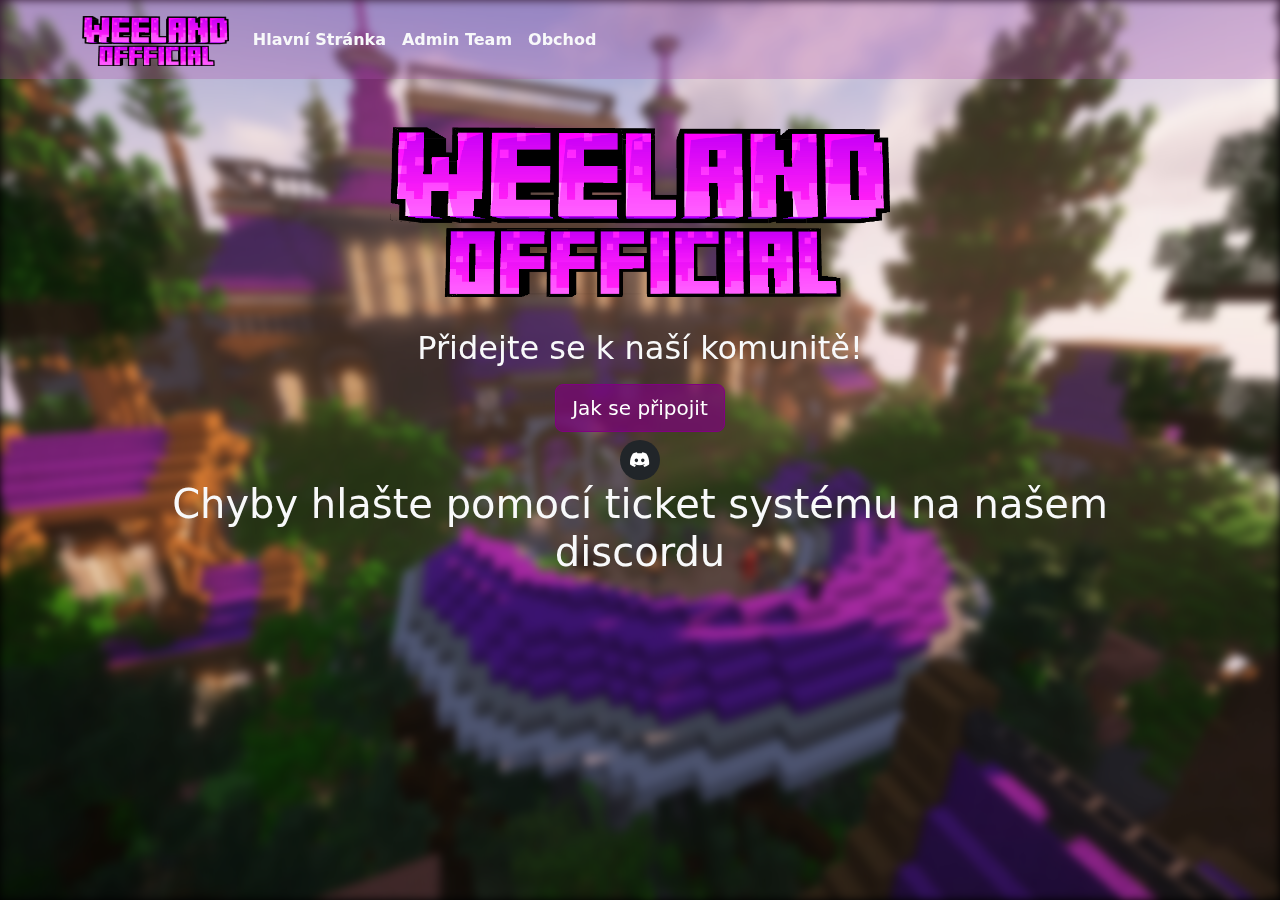
<file: index.html>
<!DOCTYPE html>
<html lang="en">

<head>
    <meta charset="UTF-8">
    <meta name="viewport" content="width=device-width, initial-scale=1.0">
    <title>WeeLand</title>
    <link rel="stylesheet" href="/static/bootstrap.min.css">
    <link rel="stylesheet" href="/static/custom.css">
</head>

<body class="text-light">
    <header>
        <nav class="navbar navbar-expand-lg">
            <div class="container">
                <a class="navbar-brand" href="#">
                    <img src="/static/brand.png" alt="Logo" width="auto" height="50rem"
                        class="d-inline-block align-text-top">
                </a>
                <button class="navbar-toggler ml-auto" type="button" data-bs-toggle="collapse"
                    data-bs-target="#navbarNav" aria-controls="navbarNav" aria-expanded="false"
                    aria-label="Toggle navigation">
                    <span class="navbar-toggler-icon"></span>
                </button>
                <div class="collapse navbar-collapse" id="navbarNav">
                    <ul class="navbar-nav">
                        <li class="nav-item">
                            <a class="nav-link link-light" href="/"><b>Hlavní Stránka</b></a>
                        </li>
                        <li class="nav-item">
                            <a class="nav-link link-light" href="/adminteam"><b>Admin Team</b></a>
                        </li>
                        <li class="nav-item">
                            <a class="nav-link link-light" href="/shop"><b>Obchod</b></a>
                        </li>
                    </ul>
                </div>
            </div>
        </nav>
    </header>
    <main>
        <div class="container mt-5">
            <div class="d-flex justify-content-center pb-3">
                <img src="/static/brand.png" width="500vw" height="auto" />
            </div>
            <div class="text-center pt-3">
                <h2>Přidejte se k naší komunitě!</h2>
            </div>
            <div class="text-center py-2">
                <button type="button" class="btn btn-lg btn-outline-purple" data-bs-toggle="modal"
                    data-bs-target="#joinModal">Jak se připojit</button>
            </div>
            <div class="d-flex justify-content-center text-center">
                <a class="text-decoration-none" href="https://discord.gg/D2VFaQRJFY">
                    <div class="bg-dark text-light circle-container">
                        <svg xmlns="http://www.w3.org/2000/svg" width="1.2rem" height="1.2rem" fill="currentColor"
                            class="bi bi-discord" viewBox="0 0 16 16">
                            <path
                                d="M13.545 2.907a13.227 13.227 0 0 0-3.257-1.011.05.05 0 0 0-.052.025c-.141.25-.297.577-.406.833a12.19 12.19 0 0 0-3.658 0 8.258 8.258 0 0 0-.412-.833.051.051 0 0 0-.052-.025c-1.125.194-2.22.534-3.257 1.011a.041.041 0 0 0-.021.018C.356 6.024-.213 9.047.066 12.032c.001.014.01.028.021.037a13.276 13.276 0 0 0 3.995 2.02.05.05 0 0 0 .056-.019c.308-.42.582-.863.818-1.329a.05.05 0 0 0-.01-.059.051.051 0 0 0-.018-.011 8.875 8.875 0 0 1-1.248-.595.05.05 0 0 1-.02-.066.051.051 0 0 1 .015-.019c.084-.063.168-.129.248-.195a.05.05 0 0 1 .051-.007c2.619 1.196 5.454 1.196 8.041 0a.052.052 0 0 1 .053.007c.08.066.164.132.248.195a.051.051 0 0 1-.004.085 8.254 8.254 0 0 1-1.249.594.05.05 0 0 0-.03.03.052.052 0 0 0 .003.041c.24.465.515.909.817 1.329a.05.05 0 0 0 .056.019 13.235 13.235 0 0 0 4.001-2.02.049.049 0 0 0 .021-.037c.334-3.451-.559-6.449-2.366-9.106a.034.034 0 0 0-.02-.019Zm-8.198 7.307c-.789 0-1.438-.724-1.438-1.612 0-.889.637-1.613 1.438-1.613.807 0 1.45.73 1.438 1.613 0 .888-.637 1.612-1.438 1.612m5.316 0c-.788 0-1.438-.724-1.438-1.612 0-.889.637-1.613 1.438-1.613.807 0 1.451.73 1.438 1.613 0 .888-.631 1.612-1.438 1.612" />
                        </svg>
                    </div>
                </a>
            </div>
        </div>
        <div>
        <h1 class="container text-center">
            Chyby hlašte pomocí ticket systému na našem discordu
        </h1>
    </div>
    </main>
    <div class="modal" tabindex="-1" id="joinModal">
        <div class="modal-dialog">
            <div class="modal-content bg-dark text-light">
                <div class="modal-header">
                    <h5 class="modal-title">Jak se připojit</h5>
                    <button type="button" class="btn-close" data-bs-dismiss="modal" aria-label="Close"></button>
                </div>
                <div class="modal-body">
                    <div>IP adresa minecraft serveru:</div>
                    <div class="card bg-dark text-light click-copy" data-text-copy="mc.weeland.eu"
                        style="cursor: pointer;">
                        <div class="card-body border-purple">
                            <svg xmlns="http://www.w3.org/2000/svg" width="16" height="16" fill="currentColor"
                                class="bi bi-clipboard" viewBox="0 0 16 16">
                                <path
                                    d="M4 1.5H3a2 2 0 0 0-2 2V14a2 2 0 0 0 2 2h10a2 2 0 0 0 2-2V3.5a2 2 0 0 0-2-2h-1v1h1a1 1 0 0 1 1 1V14a1 1 0 0 1-1 1H3a1 1 0 0 1-1-1V3.5a1 1 0 0 1 1-1h1z" />
                                <path
                                    d="M9.5 1a.5.5 0 0 1 .5.5v1a.5.5 0 0 1-.5.5h-3a.5.5 0 0 1-.5-.5v-1a.5.5 0 0 1 .5-.5zm-3-1A1.5 1.5 0 0 0 5 1.5v1A1.5 1.5 0 0 0 6.5 4h3A1.5 1.5 0 0 0 11 2.5v-1A1.5 1.5 0 0 0 9.5 0z" />
                            </svg> mc.weeland.eu
                        </div>
                    </div>
                    <div class="pt-2">Připojte se i na náš discord!</div>
                    <div class="card bg-dark text-light click-copy" data-text-copy="https://discord.gg/D2VFaQRJFY"
                        style="cursor: pointer;">
                        <div class="card-body border-purple">
                            <svg xmlns="http://www.w3.org/2000/svg" width="16" height="16" fill="currentColor"
                                class="bi bi-clipboard" viewBox="0 0 16 16">
                                <path
                                    d="M4 1.5H3a2 2 0 0 0-2 2V14a2 2 0 0 0 2 2h10a2 2 0 0 0 2-2V3.5a2 2 0 0 0-2-2h-1v1h1a1 1 0 0 1 1 1V14a1 1 0 0 1-1 1H3a1 1 0 0 1-1-1V3.5a1 1 0 0 1 1-1h1z" />
                                <path
                                    d="M9.5 1a.5.5 0 0 1 .5.5v1a.5.5 0 0 1-.5.5h-3a.5.5 0 0 1-.5-.5v-1a.5.5 0 0 1 .5-.5zm-3-1A1.5 1.5 0 0 0 5 1.5v1A1.5 1.5 0 0 0 6.5 4h3A1.5 1.5 0 0 0 11 2.5v-1A1.5 1.5 0 0 0 9.5 0z" />
                            </svg> https://discord.gg/D2VFaQRJFY
                        </div>
                    </div>
                </div>
                <div class="modal-footer">
                    <button type="button" class="btn btn-outline-purple" data-bs-dismiss="modal">Zavřít</button>
                </div>
            </div>
        </div>
    </div>
    <script src="/static/bootstrap.min.js"></script>
    <script src="/static/popper.min.js"></script>
    <script>
        document.addEventListener('DOMContentLoaded', function () {
            var clickToCopyElements = document.querySelectorAll('.click-copy');

            clickToCopyElements.forEach(function (element) {
                element.addEventListener('click', function () {
                    var textToCopy = element.getAttribute('data-text-copy');
                    if (textToCopy.startsWith("https://")) {
                        window.open(textToCopy);
                    } else {
                        var inputelement = document.createElement('input');
                        inputelement.value = textToCopy;
                        document.body.appendChild(inputelement);
                        inputelement.select();
                        document.execCommand('Copy');
                        document.body.removeChild(inputelement);
                        alert('Text zkopírován: ' + textToCopy);
                    }
                });
            });
        });
    </script>
</body>

</html>
</file>
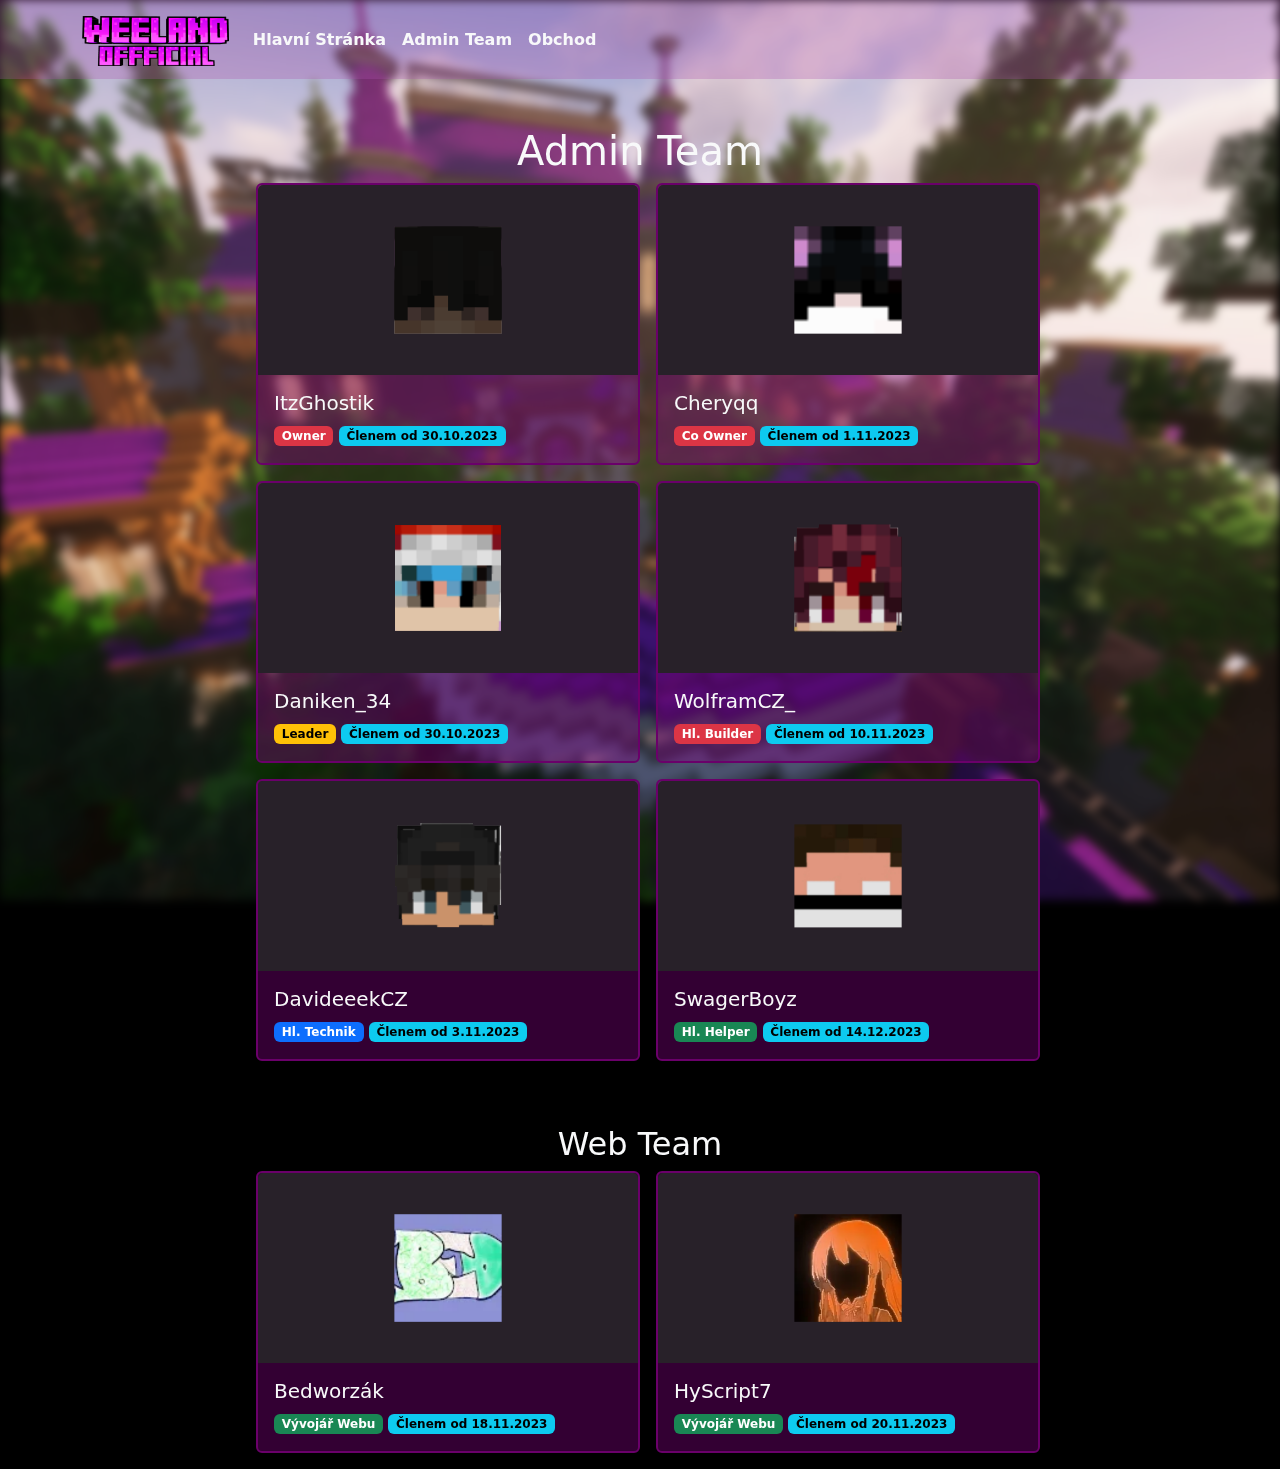
<file: adminteam/index.html>
<!DOCTYPE html>
<html lang="en">

<head>
    <meta charset="UTF-8" />
    <meta name="viewport" content="width=device-width, initial-scale=1.0" />
    <title>WeeLand</title>
    <link rel="stylesheet" href="/static/bootstrap.min.css" />
    <link rel="stylesheet" href="/static/custom.css" />
</head>

<body class="text-light">
    <header>
        <nav class="navbar navbar-expand-lg">
            <div class="container">
                <a class="navbar-brand" href="#">
                    <img src="/static/brand.png" alt="Logo" width="auto" height="50rem"
                        class="d-inline-block align-text-top" />
                </a>
                <button class="navbar-toggler ml-auto" type="button" data-bs-toggle="collapse"
                    data-bs-target="#navbarNav" aria-controls="navbarNav" aria-expanded="false"
                    aria-label="Toggle navigation">
                    <span class="navbar-toggler-icon"></span>
                </button>
                <div class="collapse navbar-collapse" id="navbarNav">
                    <ul class="navbar-nav">
                        <li class="nav-item">
                            <a class="nav-link link-light" href="/"><b>Hlavní Stránka</b></a>
                        </li>
                        <li class="nav-item">
                            <a class="nav-link link-light" href="/adminteam"><b>Admin Team</b></a>
                        </li>
                        <li class="nav-item">
                            <a class="nav-link link-light" href="/shop"><b>Obchod</b></a>
                        </li>
                    </ul>
                </div>
            </div>
        </nav>
    </header>
    <main>
        <div class="container mt-5">
            <div class="text-center">
                <h1>Admin Team</h1>
            </div>
            <div class="container-fluid">
                <div class="d-flex flex-wrap justify-content-center">
                    <div class="card card-purple text-light mb-3 ms-3" style="width: 24rem">
                        <img src="/static/ateam/ghostik.png" class="card-img-top" alt="..." />
                        <div class="card-body">
                            <h5 class="card-title">ItzGhostik</h5>
                            <p class="card-text">
                                <span class="badge text-bg-danger">Owner</span>
                                <span class="badge text-bg-info ml-auto">Členem od 30.10.2023</span>
                            </p>
                        </div>
                    </div>
                    <div class="card card-purple text-light mb-3 ms-3" style="width: 24rem">
                        <img src="/static/ateam/cherry.png" class="card-img-top" alt="..." />
                        <div class="card-body">
                            <h5 class="card-title">Cheryqq</h5>
                            <p class="card-text">
                                <span class="badge text-bg-danger">Co Owner</span>
                                <span class="badge text-bg-info ml-auto">Členem od 1.11.2023</span>
                            </p>
                        </div>
                    </div>
                    <div class="card card-purple text-light mb-3 ms-3" style="width: 24rem">
                        <img src="/static/ateam/daniken.png" class="card-img-top" alt="..." />
                        <div class="card-body">
                            <h5 class="card-title">Daniken_34</h5>
                            <p class="card-text">
                                <span class="badge text-bg-warning">Leader</span>
                                <span class="badge text-bg-info ml-auto">Členem od 30.10.2023</span>
                            </p>
                        </div>
                    </div>
                    <div class="card card-purple text-light mb-3 ms-3" style="width: 24rem">
                        <img src="/static/ateam/wolf.png" class="card-img-top" alt="..." />
                        <div class="card-body">
                            <h5 class="card-title">WolframCZ_</h5>
                            <p class="card-text">
                                <span class="badge text-bg-danger">Hl. Builder</span>
                                <span class="badge text-bg-info ml-auto">Členem od 10.11.2023</span>
                            </p>
                        </div>
                    </div>
                    <div class="card card-purple text-light mb-3 ms-3" style="width: 24rem">
                        <img src="/static/ateam/davidek.png" class="card-img-top" alt="..." />
                        <div class="card-body">
                            <h5 class="card-title">DavideeekCZ</h5>
                            <p class="card-text">
                                <span class="badge text-bg-primary">Hl. Technik</span>
                                <span class="badge text-bg-info ml-auto">Členem od 3.11.2023</span>
                            </p>
                        </div>
                    </div>
                    <div class="card card-purple text-light mb-3 ms-3" style="width: 24rem">
                        <img src="/static/ateam/swag.png" class="card-img-top" alt="..." />
                        <div class="card-body">
                            <h5 class="card-title">SwagerBoyz</h5>
                            <p class="card-text">
                                <span class="badge text-bg-success">Hl. Helper</span>
                                <span class="badge text-bg-info ml-auto">Členem od 14.12.2023</span>
                            </p>
                        </div>
                    </div>
                </div>
                <div class="text-center mt-5">
                    <h2>Web Team</h2>
                </div>
                <div class="d-flex flex-wrap justify-content-center">
                    <div class="card card-purple text-light mb-3 ms-3" style="width: 24rem">
                        <img src="/static/ateam/bedv.png" class="card-img-top" alt="..." />
                        <div class="card-body">
                            <h5 class="card-title">Bedworzák</h5>
                            <p class="card-text">
                                <span class="badge text-bg-success">Vývojář Webu</span>
                                <span class="badge text-bg-info ml-auto">Členem od 18.11.2023</span>
                            </p>
                        </div>
                    </div>
                    <div class="card card-purple text-light mb-3 ms-3" style="width: 24rem">
                        <img src="/static/ateam/script.png" class="card-img-top" alt="..." />
                        <div class="card-body">
                            <h5 class="card-title">HyScript7</h5>
                            <p class="card-text">
                                <span class="badge text-bg-success">Vývojář Webu</span>
                                <span class="badge text-bg-info ml-auto">Členem od 20.11.2023</span>
                            </p>
                        </div>
                    </div>
                </div>
            </div>
        </div>
    </main>
    <script src="/static/bootstrap.min.js"></script>
    <script src="/static/popper.min.js"></script>
</body>

</html>
</file>
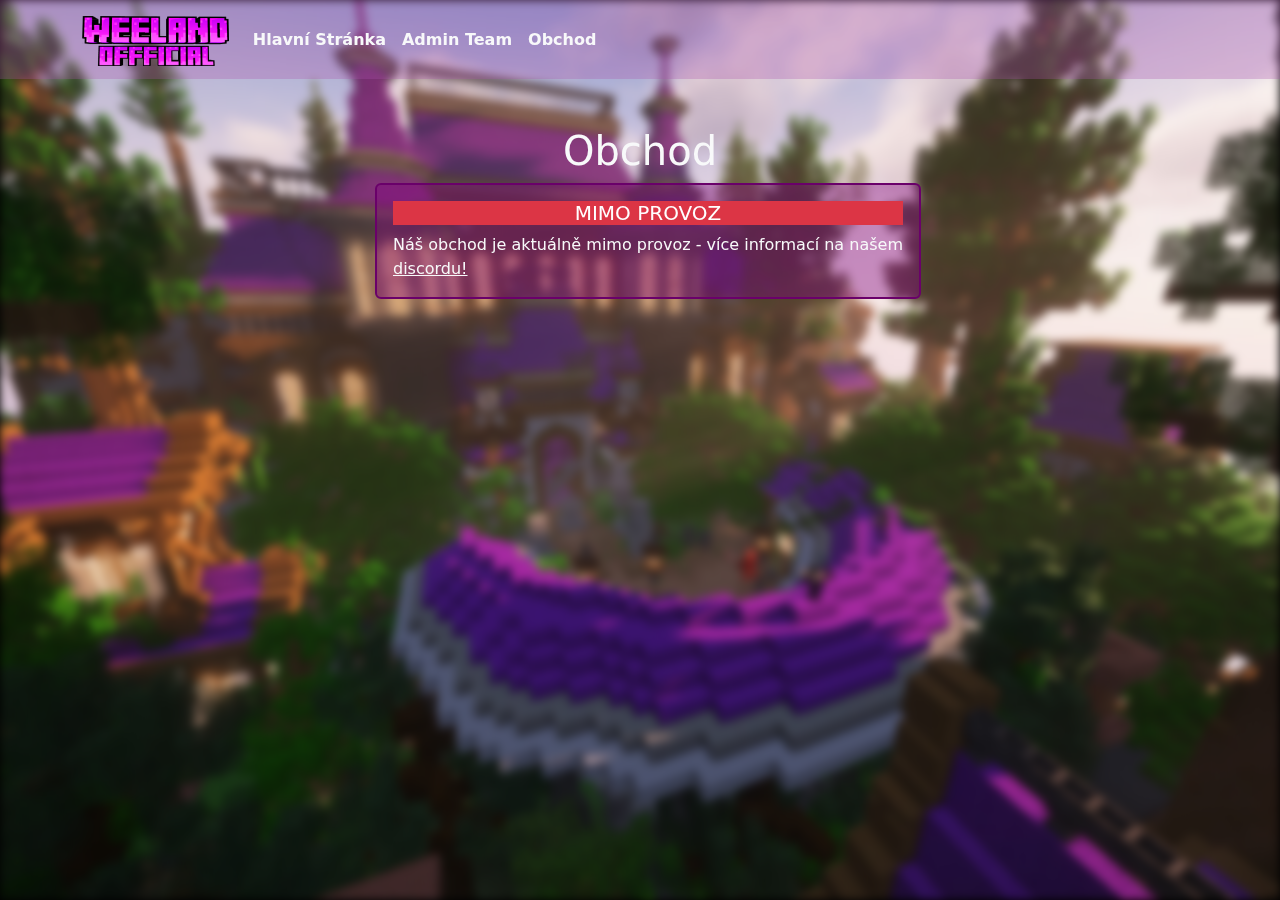
<file: shop/index.html>
<!DOCTYPE html>
<html lang="en">

<head>
    <meta charset="UTF-8">
    <meta name="viewport" content="width=device-width, initial-scale=1.0">
    <title>WeeLand</title>
    <link rel="stylesheet" href="/static/bootstrap.min.css">
    <link rel="stylesheet" href="/static/custom.css">
</head>

<body class="text-light">
    <header>
        <nav class="navbar navbar-expand-lg">
            <div class="container">
                <a class="navbar-brand" href="#">
                    <img src="/static/brand.png" alt="Logo" width="auto" height="50rem"
                        class="d-inline-block align-text-top">
                </a>
                <button class="navbar-toggler ml-auto" type="button" data-bs-toggle="collapse"
                    data-bs-target="#navbarNav" aria-controls="navbarNav" aria-expanded="false"
                    aria-label="Toggle navigation">
                    <span class="navbar-toggler-icon"></span>
                </button>
                <div class="collapse navbar-collapse" id="navbarNav">
                    <ul class="navbar-nav">
                        <li class="nav-item">
                            <a class="nav-link link-light" href="/"><b>Hlavní Stránka</b></a>
                        </li>
                        <li class="nav-item">
                            <a class="nav-link link-light" href="/adminteam"><b>Admin Team</b></a>
                        </li>
                        <li class="nav-item">
                            <a class="nav-link link-light" href="/shop"><b>Obchod</b></a>
                        </li>
                    </ul>
                </div>
            </div>
        </nav>
    </header>
    <main>
        <div class="container mt-5">
            <div class="text-center">
                <h1>Obchod</h1>
            </div>
            <div class="container-fluid">
                <div class="d-flex flex-wrap justify-content-center">
                <!--
                    <div class="card card-purple text-light mb-3 ms-3" style="width: 24rem">
                        <img src="/static/product/vip.png" class="card-img-top" alt="...">
                        <div class="card-body pb-0">
                            <h5 class="card-title">VIP Rank</h5>
                            <p class="card-text">
                                <span class="badge text-bg-light">Rank</span>
                                <hr />
                            <div class="font-monospace" style="font-size: larger;">50,00 Kč / 2,00€</div>
                            <div> <button type="button" class="btn btn-success w-100" data-bs-toggle="modal"
                                    data-bs-target="#contactModal">Kontaktovat</button></div>
                            </p>
                        </div>
                    </div>
                    <div class="card card-purple text-light mb-3 ms-3" style="width: 24rem">
                        <img src="/static/product/metrial.png" class="card-img-top" alt="...">
                        <div class="card-body pb-0">
                            <h5 class="card-title">VIP Metrial Rank</h5>
                            <p class="card-text">
                                <span class="badge text-bg-light">Rank</span>
                                <hr />
                            <div class="font-monospace" style="font-size: larger;">100,00 Kč / 4,00€</div>
                            <div> <button type="button" class="btn btn-success w-100" data-bs-toggle="modal"
                                    data-bs-target="#contactModal">Kontaktovat</button></div>
                            </p>
                        </div>
                    </div>
                    <div class="card card-purple text-light mb-3 ms-3" style="width: 24rem">
                        <img src="/static/product/galaxy.png" class="card-img-top" alt="...">
                        <div class="card-body pb-0">
                            <h5 class="card-title">VIP Galaxy Rank</h5>
                            <p class="card-text">
                                <span class="badge text-bg-light">Rank</span>
                                <hr />
                            <div class="font-monospace" style="font-size: larger;">150,00 Kč / 6,00€</div>
                            <div> <button type="button" class="btn btn-success w-100" data-bs-toggle="modal"
                                    data-bs-target="#contactModal">Kontaktovat</button></div>
                            </p>
                        </div>
                    </div>
                    <div class="card card-purple text-light mb-3 ms-3" style="width: 24rem">
                        <img src="/static/product/unban.png" class="card-img-top" alt="...">
                        <div class="card-body pb-0">
                            <h5 class="card-title">Jednorázový Unban</h5>
                            <p class="card-text">
                                <span class="badge text-bg-light">Unban</span>
                                <hr />
                            <div class="font-monospace" style="font-size: larger;">200,00 Kč / 8,00€</div>
                            <div> <button type="button" class="btn btn-success w-100" data-bs-toggle="modal"
                                    data-bs-target="#contactModal">Kontaktovat</button></div>
                            </p>
                        </div>
                    </div>
                -->
                    <div class="card card-purple text-light mb-3 ms-3" style="width: 50%">
                        <div class="card-body pb-0">
                            <h5 class="card-title text-bg-danger text-center">MIMO PROVOZ</h5>
                            <p class="card-text mb-3">
                                Náš obchod je aktuálně mimo provoz - více informací na našem <a class="link-light" href="https://discord.gg/D2VFaQRJFY">discordu!</a>
                            </p>
                        </div>
                    </div>
                </div>
            </div>
        </div>
    </main>
    <div class="modal" tabindex="-1" id="contactModal">
        <div class="modal-dialog">
            <div class="modal-content bg-dark text-light">
                <div class="modal-header">
                    <h5 class="modal-title">Jak zakoupit rank</h5>
                    <button type="button" class="btn-close" data-bs-dismiss="modal" aria-label="Close"></button>
                </div>
                <div class="modal-body">
                    <div>
                        Tranzakce řešíme skrze ticket systém na našem discord serveru, proto je nutné, aby jste se
                        připojili na naš server.<br>
                        Na serveru najděte kanál pro vytvoření ticketu a popište o jaký produkt máte zájem. Můžete
                        použít předlohu textu do ticketu:
                    </div>
                    <div class="card bg-dark text-light">
                        <div class="card-body border-purple click-copy font-monospace" data-text-copy="content"
                            style="cursor: pointer;">
                            Zdravím, měl bych zájem si zakoupit produkt &lt;Jméno produktu&gt; z vašeho obchodu.
                        </div>
                    </div>
                    <div class="card bg-dark text-light click-copy" data-text-copy="https://discord.gg/D2VFaQRJFY"
                        style="cursor: pointer;">
                        <div class="card-body border-purple">
                            <svg xmlns="http://www.w3.org/2000/svg" width="16" height="16" fill="currentColor"
                                class="bi bi-clipboard" viewBox="0 0 16 16">
                                <path
                                    d="M4 1.5H3a2 2 0 0 0-2 2V14a2 2 0 0 0 2 2h10a2 2 0 0 0 2-2V3.5a2 2 0 0 0-2-2h-1v1h1a1 1 0 0 1 1 1V14a1 1 0 0 1-1 1H3a1 1 0 0 1-1-1V3.5a1 1 0 0 1 1-1h1z" />
                                <path
                                    d="M9.5 1a.5.5 0 0 1 .5.5v1a.5.5 0 0 1-.5.5h-3a.5.5 0 0 1-.5-.5v-1a.5.5 0 0 1 .5-.5zm-3-1A1.5 1.5 0 0 0 5 1.5v1A1.5 1.5 0 0 0 6.5 4h3A1.5 1.5 0 0 0 11 2.5v-1A1.5 1.5 0 0 0 9.5 0z" />
                            </svg> https://discord.gg/D2VFaQRJFY
                        </div>
                    </div>
                </div>
                <div class="modal-footer">
                    <button type="button" class="btn btn-outline-purple" data-bs-dismiss="modal">Zavřít</button>
                </div>
            </div>
        </div>
    </div>
    <script src="/static/bootstrap.min.js"></script>
    <script src="/static/popper.min.js"></script>
    <script>
        document.addEventListener('DOMContentLoaded', function () {
            var clickToCopyElements = document.querySelectorAll('.click-copy');

            clickToCopyElements.forEach(function (element) {
                element.addEventListener('click', function () {
                    var textToCopy = element.getAttribute('data-text-copy');
                    if (textToCopy == "content") {
                        textToCopy = element.textContent.trim();
                    }
                    if (textToCopy.startsWith("https://")) {
                        window.open(textToCopy);
                    } else {
                        var inputelement = document.createElement('input');
                        inputelement.value = textToCopy;
                        document.body.appendChild(inputelement);
                        inputelement.select();
                        document.execCommand('Copy');
                        document.body.removeChild(inputelement);
                        alert('Text zkopírován: ' + textToCopy);
                    }
                });
            });
        });
    </script>
</body>

</html>
</file>
<file: static/custom.css>
html,
body {
    margin: 0;
    padding: 0;
    height: 100%;
}

body {
    position: relative;
    background-color: #000;
}

body::before {
    overflow: hidden;
    content: "";
    position: fixed;
    top: 0;
    left: 0;
    width: 100%;
    height: 100%;
    z-index: -1;
    background: url("/image11.png") center/cover no-repeat fixed;
    filter: blur(5px);
}

.navbar {
    background-color: rgba(173, 82, 173, 0.3);
}

.circle-container {
    display: flex;
    align-items: center;
    justify-content: center;
    width: 2.5rem;
    height: 2.5rem;
    border-radius: 50%;
    background-color: #343a40;
}

.circle-container svg {
    width: 1.2rem;
    height: 1.2rem;
    fill: #fff;
}

.btn-outline-purple {
    color: #fff;
    background-color: #800080aa;
    border-color: #800080;
}

.btn-outline-purple:hover {
    color: #fff;
    background-color: #800080;
    border-color: #800080;
}

.border-purple {
    border: 2px solid #800080;
    transition: background-color 0.3s, border-color 0.3s;
}

.border-purple:hover {
    background-color: #800080;
    border-color: #6a006a;
}

.card-purple {
    background: #80008066;
    border: 2px solid #6a006a;
}
</file>
